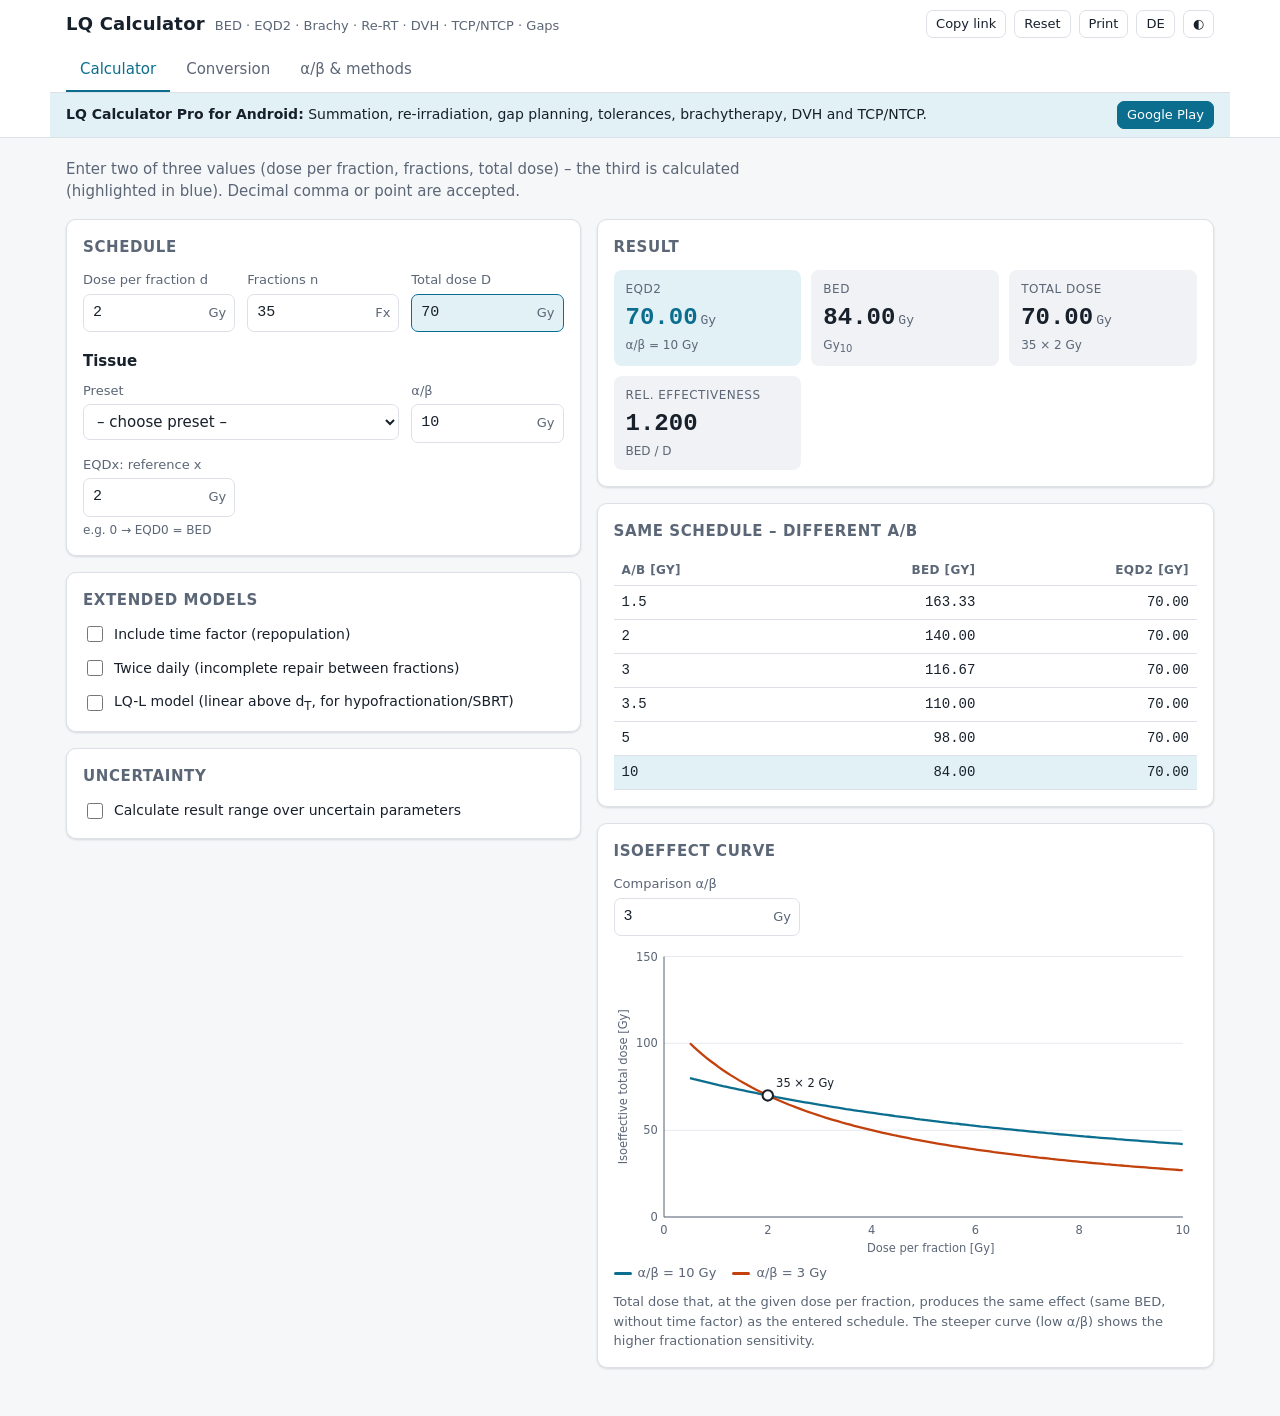
<file: index.html>
<!doctype html>
<html lang="de" data-edition="basic">
<head>
<meta charset="utf-8">
<meta name="viewport" content="width=device-width, initial-scale=1">
<title>LQ-Rechner Radioonkologie</title>
<meta name="description" content="LQ-Rechner für die Radioonkologie: BED, EQD2, Isoeffekt, Summation, Zeitfaktor, unvollständige Reparatur, LDR/PDR/HDR-Brachytherapie, Re-Bestrahlung, DVH→EQD2, TCP/NTCP, Toleranzen und Pausenkompensation mit Kalender.">
<link rel="icon" href="data:image/svg+xml,%3Csvg xmlns='http://www.w3.org/2000/svg' viewBox='0 0 32 32'%3E%3Crect width='32' height='32' rx='7' fill='%230b6e8f'/%3E%3Cpath d='M6 25 Q14 24 18 15 T27 6' stroke='white' stroke-width='3' fill='none' stroke-linecap='round'/%3E%3C/svg%3E">
<link rel="stylesheet" href="css/style.css?v=20261016d">
</head>
<body>
<header class="top">
  <div class="top-inner">
    <div class="brand">
      <h1>LQ-Rechner</h1>
      <span>BED · EQD2 · Brachy · Re-RT · DVH · TCP/NTCP · Pausen</span>
    </div>
    <div class="top-actions">
      <button class="btn small" id="btn-share" title="Aktuelle Eingaben als Link kopieren">Link kopieren</button>
      <button class="btn small" id="btn-reset" title="Alle Eingaben auf Standardwerte zurücksetzen">Zurücksetzen</button>
      <button class="btn small" id="btn-print" title="Aktuelle Ansicht drucken / als PDF speichern">Drucken</button>
      <button class="btn small" id="btn-lang">EN</button>
      <button class="btn small" id="btn-theme" title="Hell/Dunkel umschalten">◐</button>
    </div>
  </div>
  <nav class="tabs" role="tablist">
    <button role="tab" data-tab="calc" aria-selected="true">Rechner</button>
    <button role="tab" data-tab="iso">Umrechnung</button>
    <button role="tab" data-tab="ref">α/β &amp; Methodik</button>
  </nav>
</header>

<main>
<!-- ======================= RECHNER ======================= -->
<section class="panel active" id="panel-calc" role="tabpanel">
  <p class="lead">Zwei von drei Werten (Einzeldosis, Fraktionen, Gesamtdosis) eingeben – der dritte wird berechnet (blau hinterlegt). Dezimalkomma oder -punkt sind möglich.</p>
  <div class="grid two">
    <div class="stack">
      <div class="card">
        <h2>Schema</h2>
        <div class="fields">
          <div class="field"><label for="c-d">Einzeldosis d</label>
            <div class="unit-wrap"><input type="text" inputmode="decimal" class="num" id="c-d" value="2"><span class="unit">Gy</span></div></div>
          <div class="field"><label for="c-n">Fraktionen n</label>
            <div class="unit-wrap"><input type="text" inputmode="decimal" class="num" id="c-n" value="35"><span class="unit">Fx</span></div></div>
          <div class="field"><label for="c-D">Gesamtdosis D</label>
            <div class="unit-wrap"><input type="text" inputmode="decimal" class="num" id="c-D" value="70"><span class="unit">Gy</span></div></div>
        </div>
        <h3>Gewebe</h3>
        <div class="fields">
          <div class="field" style="grid-column: span 2"><label for="c-preset">Voreinstellung</label>
            <select id="c-preset" class="ab-preset" data-target="c-ab"></select></div>
          <div class="field"><label for="c-ab">α/β</label>
            <div class="unit-wrap"><input type="text" inputmode="decimal" class="num" id="c-ab" value="10"><span class="unit">Gy</span></div></div>
          <div class="field"><label for="c-x">EQDx: Referenz-x</label>
            <div class="unit-wrap"><input type="text" inputmode="decimal" class="num" id="c-x" value="2"><span class="unit">Gy</span></div>
            <span class="hint">z. B. 0 → EQD0 = BED</span></div>
        </div>
      </div>

      <div class="card">
        <h2>Erweiterte Modelle</h2>
        <label class="check"><input type="checkbox" id="c-time"> Zeitfaktor (Repopulierung) berücksichtigen</label>
        <div class="subbox" id="c-time-box" hidden>
          <div class="fields">
            <div class="field" style="grid-column: span 2"><label for="c-rep">Repopulation – Voreinstellung</label>
              <select id="c-rep" class="rep-preset" data-tk="c-tk" data-dp="c-dp"></select></div>
            <div class="field"><label for="c-tk">Kickoff T<sub>k</sub></label>
              <div class="unit-wrap"><input type="text" inputmode="decimal" class="num" id="c-tk" value="21"><span class="unit">d</span></div></div>
            <div class="field"><label for="c-dp">D<sub>prolif</sub></label>
              <div class="unit-wrap"><input type="text" inputmode="decimal" class="num" id="c-dp" value="0.9"><span class="unit">Gy/d</span></div>
              <span class="hint">EQD2-Gy pro Tag</span></div>
            <div class="field"><label for="c-fxw">Behandlungstage/Woche</label>
              <input type="text" inputmode="decimal" class="num" id="c-fxw" value="5"></div>
            <div class="field"><label for="c-T">Gesamtzeit T</label>
              <div class="unit-wrap"><input type="text" inputmode="decimal" class="num" id="c-T" placeholder="auto"><span class="unit">d</span></div>
              <span class="hint" id="c-T-hint"></span></div>
          </div>
        </div>
        <label class="check" style="margin-top:12px"><input type="checkbox" id="c-bid"> <span>2× täglich (unvollständige Reparatur zwischen den Fraktionen)</span></label>
        <div class="subbox" id="c-bid-box" hidden>
          <div class="fields">
            <div class="field"><label for="c-dt">Intervall Δt</label>
              <div class="unit-wrap"><input type="text" inputmode="decimal" class="num" id="c-dt" value="6"><span class="unit">h</span></div></div>
            <div class="field" style="grid-column: span 2"><label for="c-thp">Reparatur-T½ – Voreinstellung</label>
              <select id="c-thp" class="th-preset" data-target="c-th"></select></div>
            <div class="field"><label for="c-th">Reparatur-T½</label>
              <div class="unit-wrap"><input type="text" inputmode="decimal" class="num" id="c-th" value="1.5"><span class="unit">h</span></div></div>
          </div>
          <p class="note">Maximal 2 Fraktionen pro Tag. Je Tag mit 2 Fx erhöht sich die BED um 2·θ·d²/(α/β), θ = e<sup>−ln2·Δt/T½</sup> (Thames). Die Gesamtzeit für den Zeitfaktor wird mit 2 Fx/Tag berechnet.</p>
        </div>
        <label class="check" style="margin-top:12px"><input type="checkbox" id="c-lql"> <span>LQ-L-Modell (linear oberhalb d<sub>T</sub>, für Hypofraktionierung/SBRT)</span></label>
        <div class="subbox" id="c-lql-box" hidden>
          <div class="fields">
            <div class="field"><label for="c-dT">Transitionsdosis d<sub>T</sub></label>
              <div class="unit-wrap"><input type="text" inputmode="decimal" class="num" id="c-dT" value="6"><span class="unit">Gy</span></div></div>
          </div>
          <p class="note">Astrahan 2008: Oberhalb d<sub>T</sub> steigt die BED pro Fraktion nur noch linear mit Steigung 1 + 2·d<sub>T</sub>/(α/β). Literaturwerte für d<sub>T</sub> meist 5–10 Gy.</p>
        </div>
      </div>

      <div class="card">
        <h2>Unsicherheit</h2>
        <label class="check"><input type="checkbox" id="c-unc"> <span>Ergebnisbereich über unsichere Parameter berechnen</span></label>
        <div class="subbox" id="c-unc-box" hidden>
          <div class="fields wide">
            <div class="field"><label for="c-ablo">α/β von – bis</label><div class="range-pair"><div class="unit-wrap"><input type="text" inputmode="decimal" class="num" id="c-ablo" placeholder="auto"><span class="unit">Gy</span></div><span>–</span><div class="unit-wrap"><input type="text" inputmode="decimal" class="num" id="c-abhi" placeholder="auto"><span class="unit">Gy</span></div></div></div>
            <div id="c-unc-time" class="contents"><div class="field"><label for="c-tklo">T<sub>k</sub> von – bis</label><div class="range-pair"><div class="unit-wrap"><input type="text" inputmode="decimal" class="num" id="c-tklo" placeholder="auto"><span class="unit">d</span></div><span>–</span><div class="unit-wrap"><input type="text" inputmode="decimal" class="num" id="c-tkhi" placeholder="auto"><span class="unit">d</span></div></div></div><div class="field"><label for="c-dplo">D<sub>prolif</sub> von – bis</label><div class="range-pair"><div class="unit-wrap"><input type="text" inputmode="decimal" class="num" id="c-dplo" placeholder="auto"><span class="unit">Gy/d</span></div><span>–</span><div class="unit-wrap"><input type="text" inputmode="decimal" class="num" id="c-dphi" placeholder="auto"><span class="unit">Gy/d</span></div></div></div></div>
            <div id="c-unc-bid" class="contents"><div class="field"><label for="c-thlo">Reparatur-T½ von – bis</label><div class="range-pair"><div class="unit-wrap"><input type="text" inputmode="decimal" class="num" id="c-thlo" placeholder="auto"><span class="unit">h</span></div><span>–</span><div class="unit-wrap"><input type="text" inputmode="decimal" class="num" id="c-thhi" placeholder="auto"><span class="unit">h</span></div></div></div></div>
            <div id="c-unc-lql" class="contents"><div class="field"><label for="c-dTlo">d<sub>T</sub> von – bis</label><div class="range-pair"><div class="unit-wrap"><input type="text" inputmode="decimal" class="num" id="c-dTlo" placeholder="auto"><span class="unit">Gy</span></div><span>–</span><div class="unit-wrap"><input type="text" inputmode="decimal" class="num" id="c-dThi" placeholder="auto"><span class="unit">Gy</span></div></div></div></div>
          </div>
          <p class="note">Leere Felder = automatisch: α/β aus dem Literaturbereich der Voreinstellung bzw. ±30 %, T<sub>k</sub> ±7 d, D<sub>prolif</sub> ±0,2 Gy/d, T½ ×⅔–1,5, d<sub>T</sub> ±2 Gy. Der Bereich wird per Gittersuche über alle Kombinationen bestimmt.</p>
        </div>
      </div>
    </div>

    <div class="stack">
      <div class="card">
        <h2>Ergebnis</h2>
        <div class="results" id="c-results"></div>
        <div id="c-tornado"></div>
        <div id="c-msg"></div>
      </div>
      <div class="card">
        <h2>Gleiches Schema – verschiedene α/β</h2>
        <div class="table-scroll"><table class="data" id="c-abtable"></table></div>
      </div>
      <div class="card">
        <h2>Isoeffekt-Kurve</h2>
        <div class="fields" style="margin-bottom:8px">
          <div class="field"><label for="c-ab2">Vergleichs-α/β</label>
            <div class="unit-wrap"><input type="text" inputmode="decimal" class="num" id="c-ab2" value="3"><span class="unit">Gy</span></div></div>
        </div>
        <svg class="plot" id="c-plot" viewBox="0 0 560 300" role="img" aria-label="Isoeffektive Gesamtdosis in Abhängigkeit von der Einzeldosis"></svg>
        <div class="legend" id="c-legend"></div>
        <p class="note">Gesamtdosis, die bei der jeweiligen Einzeldosis denselben Effekt (gleiche BED, ohne Zeitfaktor) wie das eingegebene Schema erzielt. Die steilere Kurve (niedriges α/β) zeigt die höhere Fraktionierungsempfindlichkeit.</p>
      </div>
    </div>
  </div>
</section>

<!-- ======================= UMRECHNUNG ======================= -->
<section class="panel" id="panel-iso" role="tabpanel">
  <p class="lead">Isoeffektive Umrechnung zwischen Fraktionierungsschemata (gleiche BED für das gewählte Gewebe) und Vorschlagstabelle für eine Ziel-EQD2 – jeweils mit Auswirkung auf ein zweites Gewebe.</p>
  <div class="grid two">
    <div class="stack">
      <div class="card">
        <h2>Ausgangsschema</h2>
        <div class="fields">
          <div class="field"><label for="i-d">Einzeldosis d₁</label>
            <div class="unit-wrap"><input type="text" inputmode="decimal" class="num" id="i-d" value="2"><span class="unit">Gy</span></div></div>
          <div class="field"><label for="i-n">Fraktionen n₁</label>
            <div class="unit-wrap"><input type="text" inputmode="decimal" class="num" id="i-n" value="39"><span class="unit">Fx</span></div></div>
          <div class="field"><label>Gesamtdosis D₁</label>
            <div class="unit-wrap"><input type="text" class="num computed" id="i-D" readonly tabindex="-1"><span class="unit">Gy</span></div></div>
        </div>
        <h3>Gewebe</h3>
        <div class="fields">
          <div class="field" style="grid-column: span 2"><label for="i-preset">Zielgewebe (isoeffektiv)</label>
            <select id="i-preset" class="ab-preset" data-target="i-ab"></select></div>
          <div class="field"><label for="i-ab">α/β Ziel</label>
            <div class="unit-wrap"><input type="text" inputmode="decimal" class="num" id="i-ab" value="1.5"><span class="unit">Gy</span></div></div>
          <div class="field" style="grid-column: span 2"><label for="i-preset2">Vergleichsgewebe</label>
            <select id="i-preset2" class="ab-preset" data-target="i-ab2"></select></div>
          <div class="field"><label for="i-ab2">α/β Vergleich</label>
            <div class="unit-wrap"><input type="text" inputmode="decimal" class="num" id="i-ab2" value="3"><span class="unit">Gy</span></div></div>
        </div>
      </div>
      <div class="card">
        <h2>Neues Schema</h2>
        <div class="fields">
          <div class="field"><label for="i-d2">Neue Einzeldosis d₂</label>
            <div class="unit-wrap"><input type="text" inputmode="decimal" class="num" id="i-d2" value="2.5"><span class="unit">Gy</span></div></div>
          <div class="field"><label for="i-n2">oder: neue Fraktionen n₂</label>
            <div class="unit-wrap"><input type="text" inputmode="decimal" class="num" id="i-n2" placeholder="–"><span class="unit">Fx</span></div></div>
        </div>
        <p class="note">Ist n₂ angegeben, wird die dazu passende Einzeldosis berechnet; sonst die Gesamtdosis zu d₂.</p>
        <div id="i-out" style="margin-top:12px"></div>
      </div>
    </div>
    <div class="stack">
      <div class="card">
        <h2>Schemata für Ziel-EQD2</h2>
        <div class="fields">
          <div class="field"><label for="i-target">Ziel-EQD2 (Zielgewebe)</label>
            <div class="unit-wrap"><input type="text" class="num" inputmode="decimal" id="i-target" placeholder="aus Ausgangsschema"><span class="unit">Gy</span></div></div>
          <div class="field" style="grid-column: span 2"><label for="i-dlist">Einzeldosen (Liste)</label>
            <input type="text" class="num" id="i-dlist" value="1.8; 2; 2.2; 2.5; 2.67; 3; 4; 5; 6; 7.25; 8; 10"></div>
        </div>
        <div class="table-scroll" style="margin-top:12px"><table class="data" id="i-table"></table></div>
        <p class="note">n wird auf ganze Fraktionen gerundet; die Spalten EQD2 zeigen das tatsächlich erreichte Ergebnis nach Rundung. Ohne Zeitfaktor.</p>
      </div>
    </div>
  </div>
</section>

<!-- ======================= REFERENZ ======================= -->
<section class="panel" id="panel-ref" role="tabpanel">
  <div class="grid two">
    <div class="card">
      <h2>Typische α/β-Werte</h2>
      <p class="note" style="margin-top:0">Richtwerte aus der Literatur; die Konfidenzintervalle sind oft groß. Klick auf eine Zeile übernimmt den Wert in den Rechner.</p>
      <div class="table-scroll"><table class="data" id="r-abtable"></table></div>
    </div>
    <div class="stack">
      <div class="card">
        <h2>Formeln</h2>
<div class="formula">BED   = n·d·(1 + d/(α/β)) − K·max(0, T − T<sub>k</sub>)
EQDx  = BED / (1 + x/(α/β))          EQD2: x = 2 Gy
K     = D<sub>prolif</sub>·(1 + 2/(α/β))       [BED-Gy/<span>Tag</span>]
      = ln2 / (α·T<sub>pot</sub>)

<span>Isoeffekt (Withers):</span>
D₂    = D₁·(α/β + d₁) / (α/β + d₂)

LQ-L (Astrahan), d &gt; d<sub>T</sub>:
BED/Fx = d<sub>T</sub>(1 + d<sub>T</sub>/(α/β)) + (1 + 2d<sub>T</sub>/(α/β))·(d − d<sub>T</sub>)

<span>Unvollständige Reparatur, 2 Fx/Tag (Thames):</span>
ΔBED  = 2·θ·d²/(α/β) <span>je Tag</span>,   θ = exp(−ln2·Δt/T½)

<span>Protrahiert (LDR/PDR, Dale):</span>
BED   = D + (2/(α/β))·∬<sub>t'&lt;t</sub> R(t)R(t')·e<sup>−μ(t−t')</sup> dt' dt,  μ = ln2/T½
LDR:  BED = D·[1 + 2R/(μ·α/β)·(1 − (1 − e<sup>−μT</sup>)/(μT))]

gEUD  = (Σ v<sub>i</sub>·D<sub>i</sub><sup>1/n</sup>)<sup>n</sup>
NTCP  = Φ((gEUD − TD<sub>50</sub>)/(m·TD<sub>50</sub>))          (LKB)
TCP   = ⟨exp(−N<sub>0</sub>·e<sup>−α·BED</sup>)⟩<sub>α ~ N(ᾱ, σ)</sub>      (Poisson-LQ)
TCP   = exp(−exp(e·γ<sub>50</sub> − D/D<sub>50</sub>·(e·γ<sub>50</sub> − ln ln 2)))</div>
        <p class="note">T = Tage vom ersten bis zum letzten Bestrahlungstag. Automatisch berechnet bei Start am Montag und aufeinanderfolgenden Werktagen. Der Zeitfaktor wird nur für Gewebe mit relevanter Repopulierung (Tumor, akut reagierendes Gewebe) angewendet – nicht für spät reagierende Normalgewebe.</p>
      </div>
      <div class="card">
        <h2>Zweckbestimmung</h2>
        <p style="margin:0;font-size:14px">Lehr- und Ausbildungswerkzeug zur Radiobiologie (LQ-Modell). Nicht für Diagnose oder Therapieentscheidungen bestimmt; Ergebnisse ersetzen keine ärztliche oder medizinphysikalische Prüfung.</p>
        <p class="note"><a href="datenschutz.html" target="_blank" rel="noopener">Datenschutz</a></p>
      </div>
      <div class="card">
        <h2>Grenzen des Modells</h2>
        <ul style="margin:0; padding-left:20px; font-size:14px">
          <li>Das LQ-Modell ist für ca. 1–8 Gy pro Fraktion gut validiert; bei SBRT/Radiochirurgie (&gt; 8–10 Gy) wird die Wirkung eher überschätzt → LQ-L erwägen.</li>
          <li>Vollständige Reparatur zwischen Fraktionen angenommen, außer bei aktivierter 2×-täglich-Option bzw. LDR/PDR. Reparaturhalbwertszeiten sind unsicher, teils biexponentiell (v. a. ZNS).</li>
          <li>Erholungsmodelle für Re-Bestrahlung beruhen überwiegend auf Tierdaten und kleinen Fallserien.</li>
          <li>TCP/NTCP-Parameter sind populationsbasiert und gelten nur für die Endpunkte und Techniken der Ursprungsdaten.</li>
          <li>Dosis-Inhomogenität: BED/EQD2 gilt für den Dosispunkt; für Volumenaussagen voxelweise Umrechnung des DVH.</li>
          <li>Repopulationsparameter (T<sub>k</sub>, D<sub>prolif</sub>) sind tumorspezifisch und unsicher.</li>
        </ul>
      </div>
      <div class="card">
        <h2>Literatur</h2>
        <ol class="ref-list">
          <li>Fowler JF. The linear-quadratic formula and progress in fractionated radiotherapy. Br J Radiol 1989;62:679–94.</li>
          <li>Bentzen SM, Dörr W, Gahbauer R, et al. Bioeffect modeling and equieffective dose concepts in radiation oncology – terminology, quantities and units. Radiother Oncol 2012;105:266–8.</li>
          <li>Withers HR, Taylor JM, Maciejewski B. The hazard of accelerated tumor clonogen repopulation during radiotherapy. Acta Oncol 1988;27:131–46.</li>
          <li>Astrahan M. Some implications of linear-quadratic-linear radiation dose-response with regard to hypofractionation. Med Phys 2008;35:4161–72.</li>
          <li>The Royal College of Radiologists. Timely delivery of radical radiotherapy: guidelines for the management of unscheduled treatment interruptions. 4th ed. London: RCR; 2019.</li>
          <li>Joiner MC, van der Kogel AJ (Hrsg.). Basic Clinical Radiobiology. 5. Aufl. CRC Press; 2018.</li>
          <li>Marks LB, Yorke ED, Jackson A, et al. Use of normal tissue complication probability models in the clinic (QUANTEC). Int J Radiat Oncol Biol Phys 2010;76(3 Suppl):S10–9.</li>
          <li>Thames HD. An “incomplete-repair” model for survival after fractionated and continuous irradiations. Int J Radiat Biol 1985;47:319–39.</li>
          <li>Dale RG. The application of the linear-quadratic dose-effect equation to fractionated and protracted radiotherapy. Br J Radiol 1985;58:515–28.</li>
          <li>Lyman JT. Complication probability as assessed from dose-volume histograms. Radiat Res Suppl 1985;8:S13–9.</li>
          <li>Kutcher GJ, Burman C. Calculation of complication probability factors for non-uniform normal tissue irradiation: the effective volume method. Int J Radiat Oncol Biol Phys 1989;16:1623–30.</li>
          <li>Burman C, Kutcher GJ, Emami B, Goitein M. Fitting of normal tissue tolerance data to an analytic function. Int J Radiat Oncol Biol Phys 1991;21:123–35.</li>
          <li>Niemierko A. Reporting and analyzing dose distributions: a concept of equivalent uniform dose. Med Phys 1997;24:103–10.</li>
          <li>Webb S, Nahum AE. A model for calculating tumour control probability in radiotherapy including the effects of inhomogeneous distributions of dose and clonogenic cell density. Phys Med Biol 1993;38:653–66.</li>
          <li>Okunieff P, Morgan D, Niemierko A, Suit HD. Radiation dose-response of human tumors. Int J Radiat Oncol Biol Phys 1995;32:1227–37.</li>
          <li>Benedict SH, Yenice KM, Followill D, et al. Stereotactic body radiation therapy: the report of AAPM Task Group 101. Med Phys 2010;37:4078–101.</li>
          <li>Nieder C, Grosu AL, Andratschke NH, Molls M. Update of human spinal cord reirradiation tolerance based on additional data from 38 patients. Int J Radiat Oncol Biol Phys 2006;66:1446–9.</li>
          <li>Ang KK, Jiang GL, Feng Y, et al. Extent and kinetics of recovery of occult spinal cord injury. Int J Radiat Oncol Biol Phys 2001;50:1013–20.</li>
        </ol>
      </div>
    </div>
  </div>
</section>
</main>

<div class="toast" id="toast" role="status" aria-live="polite"></div>

<script src="js/i18n.js?v=20261016d"></script>
<script src="js/lang-en.js?v=20261016d"></script>
<script src="js/lq.js?v=20261016d"></script>
<script src="js/data.js?v=20261016d"></script>
<script src="js/app.js?v=20261016d"></script>
<script src="js/edition.js?v=20261016d"></script>
</body>
</html>
</file>
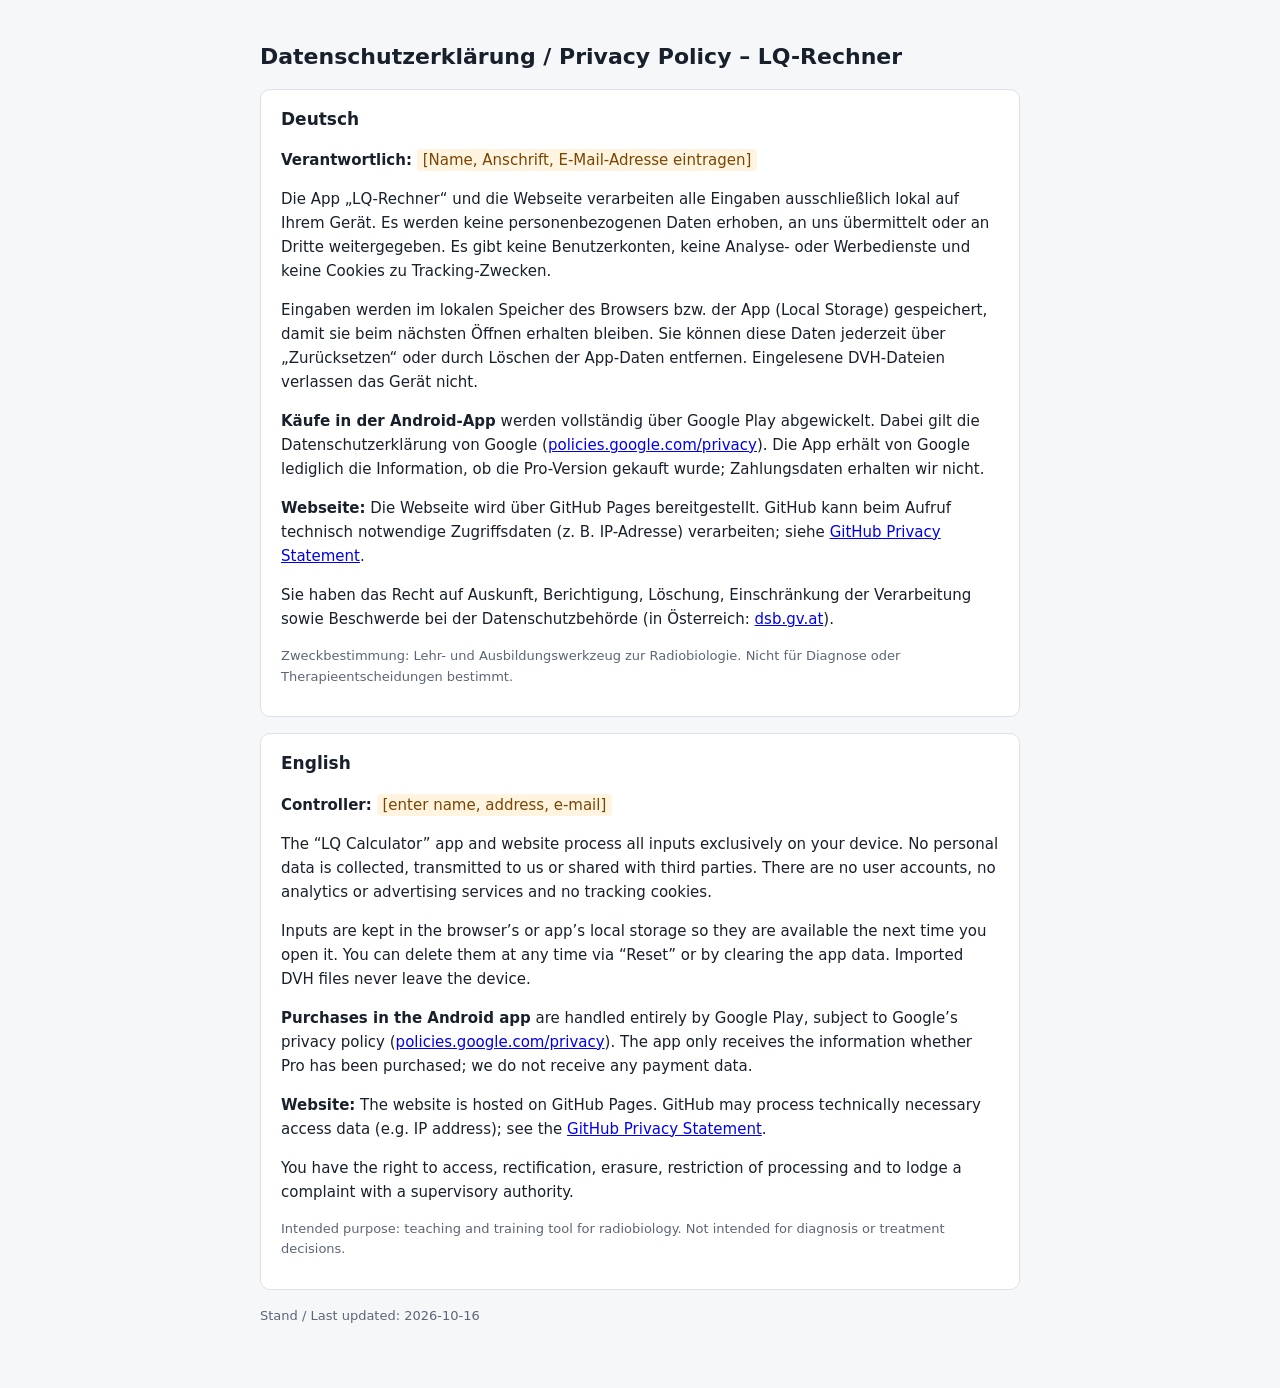
<file: datenschutz.html>
<!doctype html>
<html lang="de">
<head>
<meta charset="utf-8">
<meta name="viewport" content="width=device-width, initial-scale=1">
<title>Datenschutz – LQ-Rechner</title>
<style>
  :root { --bg: #f6f7f9; --text: #17202b; --muted: #5b6676; --border: #dde1e7; --surface: #fff; }
  @media (prefers-color-scheme: dark) { :root { --bg: #0f141a; --text: #e6ebf1; --muted: #9aa7b6; --border: #2c3744; --surface: #171e26; } }
  body { margin: 0; background: var(--bg); color: var(--text); font: 15px/1.6 system-ui, -apple-system, "Segoe UI", Roboto, sans-serif; }
  main { max-width: 760px; margin: 0 auto; padding: 24px 16px 48px; }
  section { background: var(--surface); border: 1px solid var(--border); border-radius: 10px; padding: 16px 20px; margin-bottom: 16px; }
  h1 { font-size: 22px; } h2 { font-size: 17px; margin-top: 0; }
  .muted { color: var(--muted); font-size: 13px; }
  .todo { background: #fff4e0; color: #7a4500; padding: 2px 6px; border-radius: 4px; }
</style>
</head>
<body>
<main>
<h1>Datenschutzerklärung / Privacy Policy – LQ-Rechner</h1>

<section lang="de">
  <h2>Deutsch</h2>
  <p><strong>Verantwortlich:</strong> <span class="todo">[Name, Anschrift, E-Mail-Adresse eintragen]</span></p>
  <p>Die App „LQ-Rechner“ und die Webseite verarbeiten alle Eingaben ausschließlich lokal auf Ihrem Gerät. Es werden keine personenbezogenen Daten erhoben, an uns übermittelt oder an Dritte weitergegeben. Es gibt keine Benutzerkonten, keine Analyse- oder Werbedienste und keine Cookies zu Tracking-Zwecken.</p>
  <p>Eingaben werden im lokalen Speicher des Browsers bzw. der App (Local Storage) gespeichert, damit sie beim nächsten Öffnen erhalten bleiben. Sie können diese Daten jederzeit über „Zurücksetzen“ oder durch Löschen der App-Daten entfernen. Eingelesene DVH-Dateien verlassen das Gerät nicht.</p>
  <p><strong>Käufe in der Android-App</strong> werden vollständig über Google Play abgewickelt. Dabei gilt die Datenschutzerklärung von Google (<a href="https://policies.google.com/privacy">policies.google.com/privacy</a>). Die App erhält von Google lediglich die Information, ob die Pro-Version gekauft wurde; Zahlungsdaten erhalten wir nicht.</p>
  <p><strong>Webseite:</strong> Die Webseite wird über GitHub Pages bereitgestellt. GitHub kann beim Aufruf technisch notwendige Zugriffsdaten (z. B. IP-Adresse) verarbeiten; siehe <a href="https://docs.github.com/site-policy/privacy-policies/github-general-privacy-statement">GitHub Privacy Statement</a>.</p>
  <p>Sie haben das Recht auf Auskunft, Berichtigung, Löschung, Einschränkung der Verarbeitung sowie Beschwerde bei der Datenschutzbehörde (in Österreich: <a href="https://www.dsb.gv.at">dsb.gv.at</a>).</p>
  <p class="muted">Zweckbestimmung: Lehr- und Ausbildungswerkzeug zur Radiobiologie. Nicht für Diagnose oder Therapieentscheidungen bestimmt.</p>
</section>

<section lang="en">
  <h2>English</h2>
  <p><strong>Controller:</strong> <span class="todo">[enter name, address, e-mail]</span></p>
  <p>The “LQ Calculator” app and website process all inputs exclusively on your device. No personal data is collected, transmitted to us or shared with third parties. There are no user accounts, no analytics or advertising services and no tracking cookies.</p>
  <p>Inputs are kept in the browser’s or app’s local storage so they are available the next time you open it. You can delete them at any time via “Reset” or by clearing the app data. Imported DVH files never leave the device.</p>
  <p><strong>Purchases in the Android app</strong> are handled entirely by Google Play, subject to Google’s privacy policy (<a href="https://policies.google.com/privacy">policies.google.com/privacy</a>). The app only receives the information whether Pro has been purchased; we do not receive any payment data.</p>
  <p><strong>Website:</strong> The website is hosted on GitHub Pages. GitHub may process technically necessary access data (e.g. IP address); see the <a href="https://docs.github.com/site-policy/privacy-policies/github-general-privacy-statement">GitHub Privacy Statement</a>.</p>
  <p>You have the right to access, rectification, erasure, restriction of processing and to lodge a complaint with a supervisory authority.</p>
  <p class="muted">Intended purpose: teaching and training tool for radiobiology. Not intended for diagnosis or treatment decisions.</p>
</section>
<p class="muted">Stand / Last updated: 2026-10-16</p>
</main>
</body>
</html>
</file>
<file: css/style.css>
:root {
  --bg: #f6f7f9;
  --surface: #ffffff;
  --surface-2: #f0f2f5;
  --border: #dde1e7;
  --text: #17202b;
  --muted: #5b6676;
  --accent: #0b6e8f;
  --accent-soft: #e2f1f6;
  --accent-text: #ffffff;
  --good: #1a7f45;
  --warn: #a35d00;
  --warn-soft: #fff4e0;
  --bad: #b3261e;
  --bad-soft: #fde8e7;
  --curve-1: #0b6e8f;
  --curve-2: #c2410c;
  --grid: #e6e9ee;
  --radius: 10px;
  --shadow: 0 1px 2px rgba(16, 24, 40, .06), 0 1px 3px rgba(16, 24, 40, .08);
  --mono: ui-monospace, "Cascadia Mono", "SFMono-Regular", Consolas, monospace;
  color-scheme: light;
}

@media (prefers-color-scheme: dark) {
  :root:not([data-theme="light"]) {
    --bg: #0f141a;
    --surface: #171e26;
    --surface-2: #1e2731;
    --border: #2c3744;
    --text: #e6ebf1;
    --muted: #9aa7b6;
    --accent: #4fb3d4;
    --accent-soft: #15303b;
    --accent-text: #08141a;
    --good: #4cc584;
    --warn: #f0a845;
    --warn-soft: #33270f;
    --bad: #f2827a;
    --bad-soft: #3a1c1a;
    --curve-1: #4fb3d4;
    --curve-2: #f0915a;
    --grid: #26313d;
    --shadow: none;
    color-scheme: dark;
  }
}
:root[data-theme="dark"] {
  --bg: #0f141a;
  --surface: #171e26;
  --surface-2: #1e2731;
  --border: #2c3744;
  --text: #e6ebf1;
  --muted: #9aa7b6;
  --accent: #4fb3d4;
  --accent-soft: #15303b;
  --accent-text: #08141a;
  --good: #4cc584;
  --warn: #f0a845;
  --warn-soft: #33270f;
  --bad: #f2827a;
  --bad-soft: #3a1c1a;
  --curve-1: #4fb3d4;
  --curve-2: #f0915a;
  --grid: #26313d;
  --shadow: none;
  color-scheme: dark;
}

* { box-sizing: border-box; }
[hidden] { display: none !important; }
html { -webkit-text-size-adjust: 100%; }
body {
  margin: 0;
  background: var(--bg);
  color: var(--text);
  font: 15px/1.5 system-ui, -apple-system, "Segoe UI", Roboto, sans-serif;
}

/* Kopfzeile */
header.top {
  background: var(--surface);
  border-bottom: 1px solid var(--border);
  position: sticky; top: 0; z-index: 10;
}
.top-inner {
  max-width: 1180px; margin: 0 auto; padding: 10px 16px;
  display: flex; align-items: center; gap: 16px; flex-wrap: wrap;
}
.brand { display: flex; align-items: baseline; gap: 10px; margin-right: auto; }
.brand h1 { font-size: 18px; margin: 0; letter-spacing: .2px; }
.brand span { color: var(--muted); font-size: 13px; }
.top-actions { display: flex; gap: 8px; }

@media (max-width: 600px) {
  .brand span { display: none; }
  header.top { position: static; }
}

nav.tabs {
  max-width: 1180px; margin: 0 auto; padding: 0 16px;
  display: flex; gap: 2px; overflow-x: auto; scrollbar-width: thin;
}
nav.tabs button {
  border: 0; background: none; color: var(--muted);
  padding: 10px 14px; font: inherit; font-weight: 500; cursor: pointer;
  border-bottom: 2px solid transparent; white-space: nowrap;
}
nav.tabs button:hover { color: var(--text); }
nav.tabs button[aria-selected="true"] { color: var(--accent); border-bottom-color: var(--accent); }

main { max-width: 1180px; margin: 0 auto; padding: 20px 16px 48px; }
section.panel { display: none; }
section.panel.active { display: block; }

.lead { color: var(--muted); margin: 0 0 16px; max-width: 80ch; }

.grid { display: grid; gap: 16px; }
.grid.two { grid-template-columns: minmax(0, 5fr) minmax(0, 6fr); }
@media (max-width: 900px) { .grid.two { grid-template-columns: minmax(0, 1fr); } }

.card {
  background: var(--surface);
  border: 1px solid var(--border);
  border-radius: var(--radius);
  box-shadow: var(--shadow);
  padding: 16px;
  min-width: 0;
}
.card h2 { font-size: 15px; margin: 0 0 12px; text-transform: uppercase; letter-spacing: .6px; color: var(--muted); }
.card h3 { font-size: 15px; margin: 18px 0 8px; }
.card + .card { margin-top: 16px; }
.stack > * + * { margin-top: 16px; }

/* Formulare */
.fields { display: grid; grid-template-columns: repeat(auto-fill, minmax(140px, 1fr)); gap: 12px; }
.field { display: flex; flex-direction: column; gap: 4px; min-width: 0; }
.field label, .lbl { font-size: 13px; color: var(--muted); font-weight: 500; }
.field .hint { font-size: 12px; color: var(--muted); }
input[type="text"], input[type="number"], select {
  font: inherit; color: var(--text); background: var(--surface);
  border: 1px solid var(--border); border-radius: 7px;
  padding: 7px 9px; width: 100%; min-width: 0;
}
input[type="text"].num { font-family: var(--mono); font-size: 15px; }
input:focus, select:focus, button:focus-visible { outline: 2px solid var(--accent); outline-offset: 1px; }
input.computed { background: var(--accent-soft); border-color: var(--accent); }
input.invalid { border-color: var(--bad); background: var(--bad-soft); }
.unit-wrap { position: relative; }
.unit-wrap input { padding-right: 34px; }
.unit-wrap .unit { position: absolute; right: 9px; top: 50%; transform: translateY(-50%); color: var(--muted); font-size: 13px; pointer-events: none; }

.check { display: flex; align-items: center; gap: 8px; font-size: 14px; cursor: pointer; user-select: none; }
.check input { width: 16px; height: 16px; accent-color: var(--accent); }

.subbox { border: 1px dashed var(--border); border-radius: 8px; padding: 12px; margin-top: 10px; background: var(--surface-2); }
.subbox[hidden] { display: none; }

.btn { display: inline-block; text-decoration: none;
  font: inherit; font-size: 14px; border-radius: 7px; cursor: pointer;
  padding: 7px 12px; border: 1px solid var(--border); background: var(--surface); color: var(--text);
}
.btn:hover { border-color: var(--accent); }
.btn.primary { background: var(--accent); color: var(--accent-text); border-color: var(--accent); }
.btn.small { padding: 3px 9px; font-size: 13px; }
button.icon { border: 0; background: none; color: var(--muted); cursor: pointer; font-size: 18px; line-height: 1; padding: 4px 6px; border-radius: 6px; }
button.icon:hover { color: var(--bad); background: var(--bad-soft); }

/* Ergebnisse */
.results { display: grid; grid-template-columns: repeat(auto-fill, minmax(150px, 1fr)); gap: 10px; }
.metric { background: var(--surface-2); border-radius: 8px; padding: 10px 12px; }
.metric .k { font-size: 12px; color: var(--muted); text-transform: uppercase; letter-spacing: .5px; }
.metric .v { font-family: var(--mono); font-size: 24px; font-weight: 600; margin-top: 2px; }
.metric .v small { font-size: 13px; color: var(--muted); font-weight: 400; margin-left: 3px; }
.metric.main { background: var(--accent-soft); }
.metric.main .v { color: var(--accent); }
.metric .sub { font-size: 12px; color: var(--muted); }

table.data { width: 100%; border-collapse: collapse; font-size: 14px; }
table.data th, table.data td { padding: 6px 8px; border-bottom: 1px solid var(--border); text-align: right; white-space: nowrap; }
table.data th:first-child, table.data td:first-child { text-align: left; }
table.data th { font-size: 12px; color: var(--muted); font-weight: 600; text-transform: uppercase; letter-spacing: .4px; }
table.data td { font-family: var(--mono); }
table.data td.txt { font-family: inherit; }
table.data tr.total td { font-weight: 700; border-top: 2px solid var(--text); border-bottom: 0; }
table.data tr.hl td { background: var(--accent-soft); }
table.data input { padding: 4px 6px; font-family: var(--mono); font-size: 14px; }
table.data td.edit { padding: 3px 4px; }
.table-scroll { overflow-x: auto; }

.tag { display: inline-block; font-size: 12px; padding: 1px 7px; border-radius: 99px; background: var(--surface-2); color: var(--muted); font-family: inherit; }
.tag.good { background: color-mix(in srgb, var(--good) 15%, transparent); color: var(--good); }
.tag.warn { background: var(--warn-soft); color: var(--warn); }
.tag.bad { background: var(--bad-soft); color: var(--bad); }
.pos { color: var(--bad); } .neg { color: var(--good); }

.note { font-size: 13px; color: var(--muted); margin: 10px 0 0; }
.callout { border-left: 3px solid var(--warn); background: var(--warn-soft); padding: 10px 12px; border-radius: 0 8px 8px 0; font-size: 14px; margin-top: 12px; }
.callout.info { border-left-color: var(--accent); background: var(--accent-soft); }

.options { display: grid; grid-template-columns: repeat(auto-fill, minmax(240px, 1fr)); gap: 12px; }
.option { border: 1px solid var(--border); border-radius: 9px; padding: 12px; background: var(--surface); }
.option h4 { margin: 0 0 4px; font-size: 15px; }
.option p { margin: 0 0 8px; font-size: 13px; color: var(--muted); }
.option dl { margin: 0; display: grid; grid-template-columns: auto auto; gap: 3px 10px; font-size: 14px; }
.option dt { color: var(--muted); }
.option dd { margin: 0; text-align: right; font-family: var(--mono); }
.option.best { border-color: var(--accent); box-shadow: 0 0 0 1px var(--accent); }

/* Plot */
.plot { width: 100%; height: auto; display: block; }
.plot text { fill: var(--muted); font-size: 11px; font-family: system-ui, sans-serif; }
.plot .grid line { stroke: var(--grid); }
.plot .axis { stroke: var(--muted); }
.legend { display: flex; gap: 16px; flex-wrap: wrap; font-size: 13px; color: var(--muted); margin-top: 6px; }
.legend i { display: inline-block; width: 18px; height: 3px; border-radius: 2px; vertical-align: middle; margin-right: 6px; }

/* Referenz */
.ref-list { font-size: 14px; padding-left: 20px; }
.ref-list li { margin-bottom: 6px; }
.formula { font-family: var(--mono); background: var(--surface-2); border-radius: 7px; padding: 10px 12px; overflow-x: auto; font-size: 14px; white-space: pre; }

/* Kalender */
.cal-legend { display: flex; gap: 14px; flex-wrap: wrap; font-size: 12px; color: var(--muted); margin: 14px 0 8px; }
.cal-dot { display: inline-block; width: 12px; height: 12px; border-radius: 3px; vertical-align: -1px; margin-right: 5px; border: 1px solid var(--border); }
.cal-dot.plan, .cal-d.plan { background: var(--accent-soft); border-color: var(--accent); }
.cal-dot.missed, .cal-d.missed { background: var(--bad-soft); border-color: var(--bad); }
.cal-dot.weekend, .cal-d.weekend { background: color-mix(in srgb, var(--good) 18%, transparent); border-color: var(--good); }
.cal-dot.bid, .cal-d.bid { background: var(--warn-soft); border-color: var(--warn); }
.cal-dot.append, .cal-d.append { background: var(--surface-2); border-color: var(--text); border-style: dashed; }
.cal-dot.hol { background: repeating-linear-gradient(45deg, var(--surface-2), var(--surface-2) 2px, var(--border) 2px, var(--border) 4px); }
.cal-wrap { display: grid; grid-template-columns: repeat(auto-fill, minmax(230px, 1fr)); gap: 14px; }
.cal-title { font-weight: 600; font-size: 14px; margin-bottom: 6px; text-transform: capitalize; }
.cal-grid { display: grid; grid-template-columns: repeat(7, 1fr); gap: 3px; }
.cal-h { font-size: 11px; color: var(--muted); text-align: center; }
.cal-d { position: relative; aspect-ratio: 1; border: 1px solid transparent; border-radius: 6px; font-size: 12px; display: flex; flex-direction: column; align-items: center; justify-content: center; line-height: 1.1; }
.cal-d.we { color: var(--muted); }
.cal-d.hol:not(.plan):not(.missed):not(.weekend) { background: repeating-linear-gradient(45deg, transparent, transparent 3px, var(--surface-2) 3px, var(--surface-2) 6px); }
.cal-d b { font-size: 10px; font-weight: 700; }
.cal-d.missed b { color: var(--bad); } .cal-d.bid b { color: var(--warn); } .cal-d.weekend b { color: var(--good); }
.cal-d.click { cursor: pointer; }
.cal-d.click:hover { outline: 2px solid var(--accent); }
.print-only { display: none; }
textarea:focus { outline: 2px solid var(--accent); outline-offset: 1px; }
input[type="date"] { font: inherit; color: var(--text); background: var(--surface); border: 1px solid var(--border); border-radius: 7px; padding: 6px 8px; }

.toast {
  position: fixed; bottom: 20px; left: 50%; transform: translateX(-50%) translateY(20px);
  background: var(--text); color: var(--bg); padding: 8px 14px; border-radius: 8px; font-size: 14px;
  opacity: 0; transition: opacity .2s, transform .2s; pointer-events: none; z-index: 50;
}
.toast.show { opacity: 1; transform: translateX(-50%) translateY(0); }

@media print {
  header.top nav, .top-actions, .no-print { display: none !important; }
  header.top { position: static; }
  body { background: #fff; color: #000; }
  .card { box-shadow: none; break-inside: avoid; }
  section.panel { display: none !important; }
  section.panel.active { display: block !important; }
  .print-only { display: block; }
  .cal-d { border-width: 1px; }
  * { -webkit-print-color-adjust: exact; print-color-adjust: exact; }
}

/* Unsicherheit */
.fields.wide { grid-template-columns: repeat(auto-fill, minmax(230px, 1fr)); }
.contents { display: contents; }
.range-pair { display: grid; grid-template-columns: 1fr auto 1fr; gap: 6px; align-items: center; }
.range-pair > span { color: var(--muted); }
.tornado { margin-top: 14px; display: grid; gap: 6px; font-size: 13px; }
.tornado-row { display: grid; grid-template-columns: minmax(90px, 150px) 1fr minmax(110px, auto); gap: 10px; align-items: center; }
.tornado-track { position: relative; height: 14px; background: var(--surface-2); border-radius: 4px; }
.tornado-bar { position: absolute; top: 2px; bottom: 2px; background: var(--curve-1); border-radius: 3px; opacity: .8; }
.tornado-base { position: absolute; top: -2px; bottom: -2px; width: 2px; background: var(--text); }
.tornado-val { font-family: var(--mono); color: var(--muted); text-align: right; white-space: nowrap; }

/* Reiter-Gruppen */
.tab-sep { flex: 0 0 1px; align-self: center; height: 20px; background: var(--border); margin: 0 6px; }
nav.tabs button.tab-minor { font-weight: 400; }

/* Kompakte Tabellen und gleich breite Spalten */
.grid.two-even { grid-template-columns: repeat(2, minmax(0, 1fr)); }
@media (max-width: 900px) { .grid.two-even { grid-template-columns: minmax(0, 1fr); } }
table.data.compact { width: auto; }
table.data.compact th, table.data.compact td { padding-left: 10px; padding-right: 10px; }
table.data.compact td.edit input { width: 90px !important; min-width: 0 !important; }
table.data.compact td.edit:first-child input { width: 180px !important; }

/* Editionen: Pro-Sperre und Hinweis */
.paywall { display: none; }
body.locked section[data-pro] > :not(.paywall) { display: none !important; }
body.locked section[data-pro] > .paywall { display: block; }
.paywall-inner { max-width: 620px; margin: 24px auto; background: var(--surface); border: 1px solid var(--border); border-radius: var(--radius); padding: 24px; box-shadow: var(--shadow); }
.paywall-badge { display: inline-block; background: var(--accent); color: var(--accent-text); font-weight: 700; font-size: 12px; letter-spacing: 1px; padding: 2px 10px; border-radius: 99px; }
.paywall-title { font-size: 20px; margin: 10px 0 6px; }
.paywall-inner ul { padding-left: 20px; margin: 10px 0 16px; }
.paywall-actions { display: flex; gap: 8px; flex-wrap: wrap; }
nav.tabs button.pro-locked::after { content: "PRO"; font-size: 9px; font-weight: 700; margin-left: 5px; padding: 1px 4px; border-radius: 4px; background: var(--accent-soft); color: var(--accent); vertical-align: 2px; }
.promo { max-width: 1180px; margin: 0 auto; padding: 8px 16px; display: flex; gap: 12px; align-items: center; justify-content: space-between; flex-wrap: wrap; font-size: 14px; background: var(--accent-soft); border-top: 1px solid var(--border); }
html[data-edition="app"] .no-app { display: none !important; }
</file>
